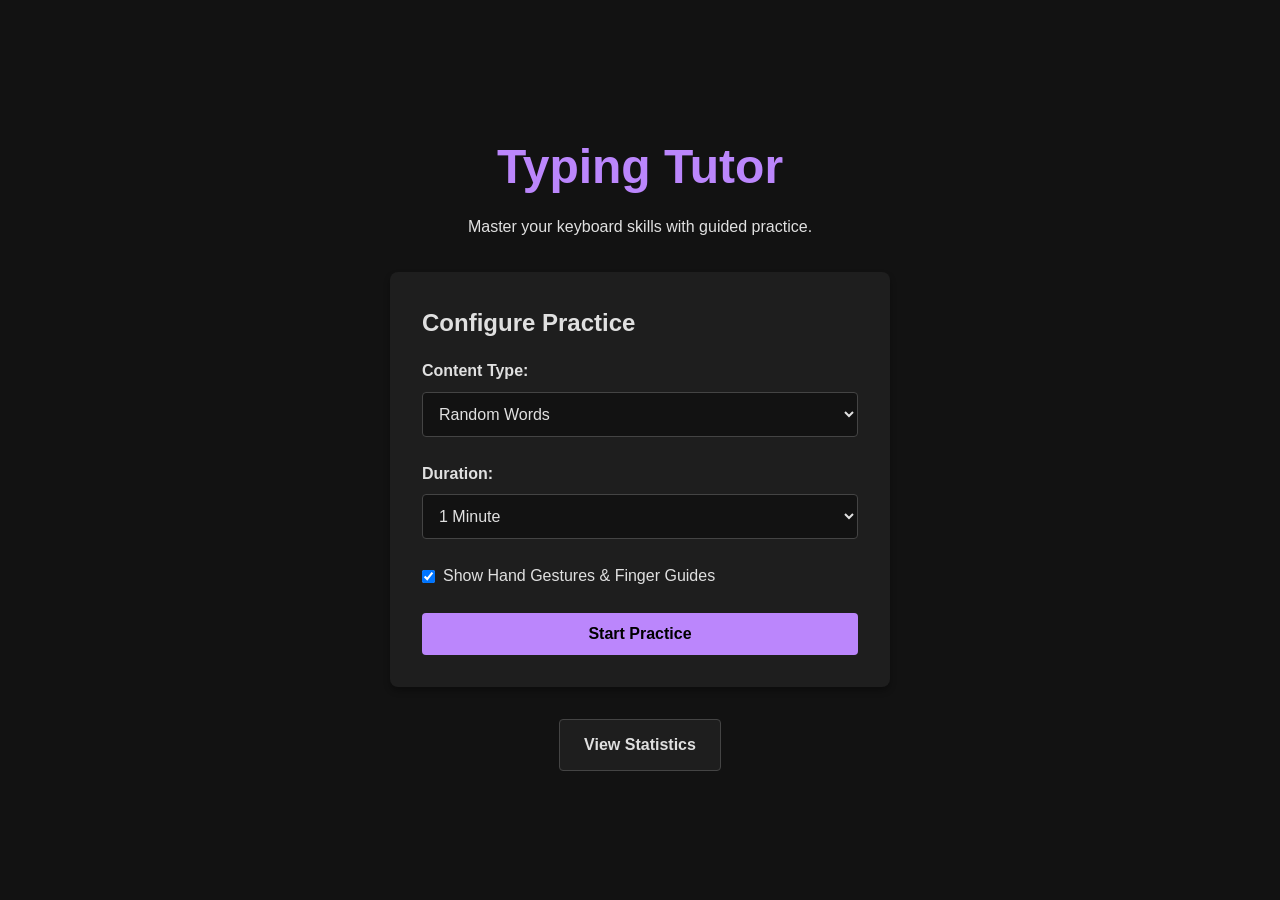
<file: index.html>
<!DOCTYPE html>
<html lang="en">
<head>
    <meta charset="UTF-8">
    <meta name="viewport" content="width=device-width, initial-scale=1.0">
    <title>Typing Tutor</title>
    <link rel="stylesheet" href="styles.css">
</head>
<body>
    <div class="container">
        <h1>Typing Tutor</h1>
        <p>Master your keyboard skills with guided practice.</p>

        <div class="menu-card">
            <h2>Configure Practice</h2>
            <form id="setup-form" action="practice.html" method="get">
                <div class="form-group">
                    <label for="mode">Content Type:</label>
                    <select id="mode" name="mode" required>
                        <option value="words">Random Words</option>
                        <option value="sentences">Sentences</option>
                        <option value="code">Programming Code</option>
                    </select>
                </div>

                <div class="form-group">
                    <label for="duration">Duration:</label>
                    <select id="duration" name="duration" required>
                        <option value="60">1 Minute</option>
                        <option value="180">3 Minutes</option>
                        <option value="300">5 Minutes</option>
                    </select>
                </div>

                <div class="form-group">
                    <label class="checkbox-label">
                        <input type="checkbox" id="hands" name="hands" value="true" checked>
                        Show Hand Gestures & Finger Guides
                    </label>
                </div>

                <button type="submit" class="btn btn-primary">Start Practice</button>
            </form>
        </div>

        <div class="menu-links">
            <a href="stats.html" class="btn btn-secondary">View Statistics</a>
        </div>
    </div>
</body>
</html>
</file>
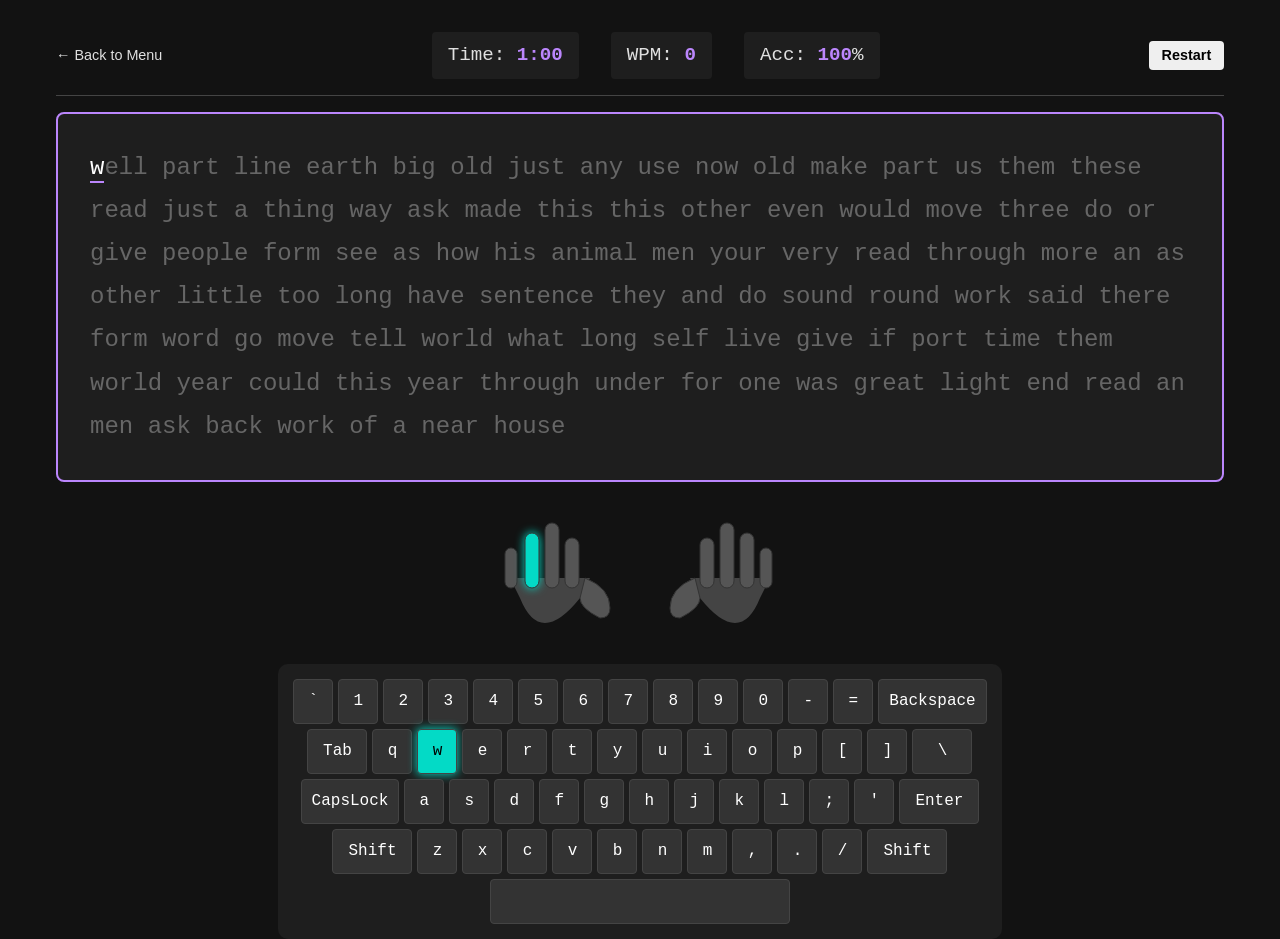
<file: practice.html>
<!DOCTYPE html>
<html lang="en">
<head>
    <meta charset="UTF-8">
    <meta name="viewport" content="width=device-width, initial-scale=1.0">
    <title>Practice - Typing Tutor</title>
    <link rel="stylesheet" href="styles.css">
</head>
<body class="practice-body">
    <div class="practice-container">
        <header class="practice-header">
            <a href="index.html" class="btn-back">← Back to Menu</a>
            <div class="live-stats">
                <div class="stat-box">Time: <span id="time">0:00</span></div>
                <div class="stat-box">WPM: <span id="wpm">0</span></div>
                <div class="stat-box">Acc: <span id="accuracy">100</span>%</div>
            </div>
            <button id="restart-btn" class="btn btn-small">Restart</button>
        </header>

        <main class="typing-area">
            <div id="text-display" class="text-display" tabindex="0">
                Click here to start typing...
            </div>
        </main>

        <div id="visual-aids" class="visual-aids">
            <!-- SVG Hands will go here -->
            <div id="hands-container" class="hands-container"></div>

            <!-- Virtual Keyboard -->
            <div id="keyboard" class="keyboard"></div>
        </div>

        <!-- Results Modal -->
        <div id="results-modal" class="modal hidden">
            <div class="modal-content">
                <h2>Practice Complete!</h2>
                <div class="final-stats">
                    <p>WPM: <span id="final-wpm"></span></p>
                    <p>Accuracy: <span id="final-accuracy"></span>%</p>
                    <p>Characters (Correct/Incorrect/Extra/Missed): <span id="final-chars"></span></p>
                </div>
                <div class="modal-actions">
                    <button id="modal-restart" class="btn btn-primary">Try Again</button>
                    <a href="index.html" class="btn btn-secondary">Home</a>
                    <a href="stats.html" class="btn btn-secondary">View Stats</a>
                </div>
            </div>
        </div>
    </div>

    <script src="app.js"></script>
</body>
</html>
</file>
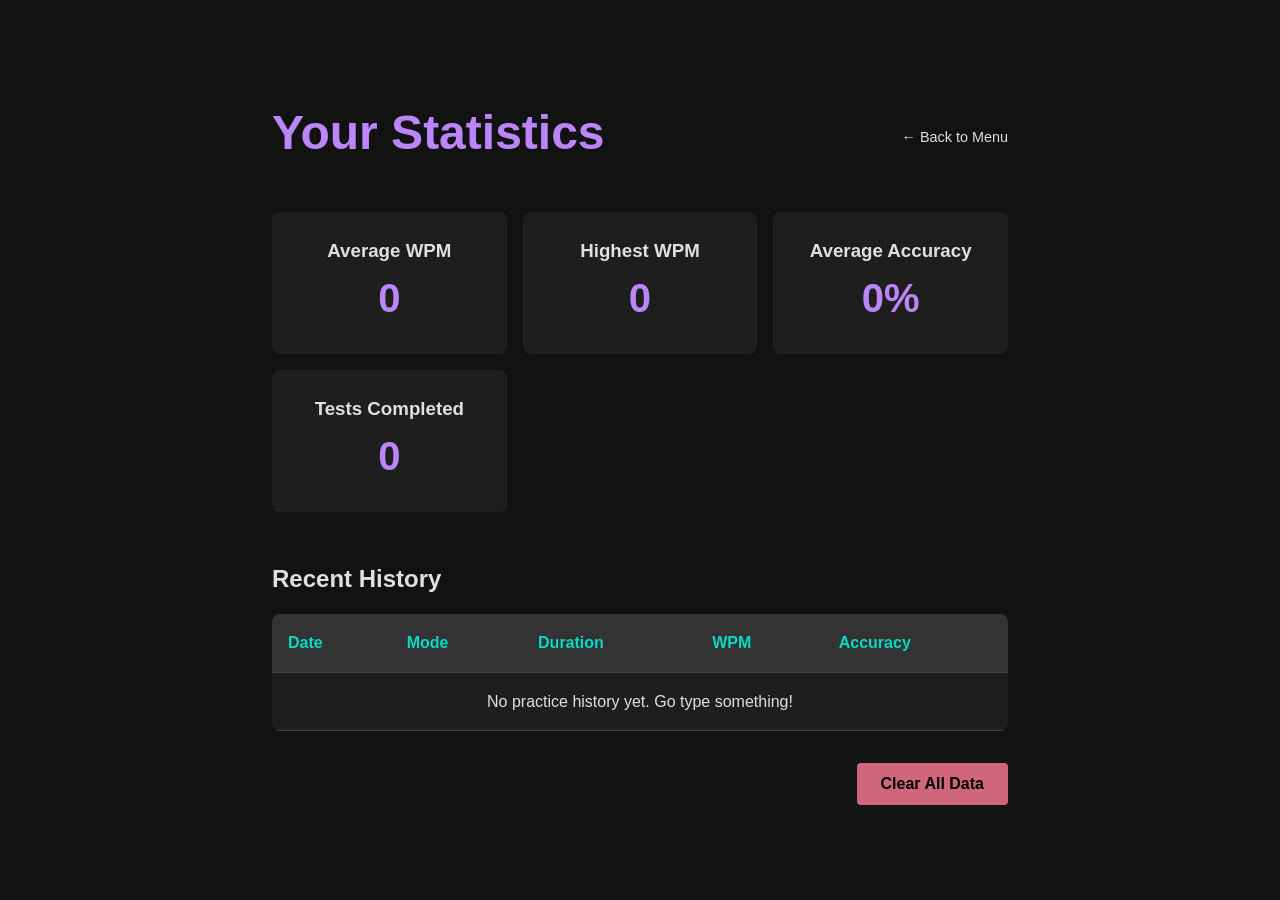
<file: stats.html>
<!DOCTYPE html>
<html lang="en">
<head>
    <meta charset="UTF-8">
    <meta name="viewport" content="width=device-width, initial-scale=1.0">
    <title>Statistics - Typing Tutor</title>
    <link rel="stylesheet" href="styles.css">
</head>
<body>
    <div class="container">
        <header class="stats-header">
            <h1>Your Statistics</h1>
            <a href="index.html" class="btn-back">← Back to Menu</a>
        </header>

        <div class="stats-summary">
            <div class="summary-card">
                <h3>Average WPM</h3>
                <p id="avg-wpm">0</p>
            </div>
            <div class="summary-card">
                <h3>Highest WPM</h3>
                <p id="highest-wpm">0</p>
            </div>
            <div class="summary-card">
                <h3>Average Accuracy</h3>
                <p id="avg-acc">0%</p>
            </div>
            <div class="summary-card">
                <h3>Tests Completed</h3>
                <p id="total-tests">0</p>
            </div>
        </div>

        <div class="stats-history">
            <h2>Recent History</h2>
            <div class="table-container">
                <table id="history-table">
                    <thead>
                        <tr>
                            <th>Date</th>
                            <th>Mode</th>
                            <th>Duration</th>
                            <th>WPM</th>
                            <th>Accuracy</th>
                        </tr>
                    </thead>
                    <tbody id="history-body">
                        <!-- Populated by JS -->
                    </tbody>
                </table>
            </div>
        </div>

        <div class="stats-actions">
            <button id="clear-stats-btn" class="btn btn-danger">Clear All Data</button>
        </div>
    </div>
    <script src="stats.js"></script>
</body>
</html>
</file>
<file: styles.css>
:root {
    --bg-color: #121212;
    --text-color: #e0e0e0;
    --primary-color: #bb86fc;
    --secondary-color: #03dac6;
    --error-color: #cf6679;
    --surface-color: #1e1e1e;
    --surface-color-hover: #2c2c2c;

    --typed-correct: #a5d6a7;
    --typed-incorrect: #ef9a9a;
    --typed-current: #ffffff;

    --key-bg: #333333;
    --key-border: #444444;
    --key-text: #ffffff;
    --key-active: #bb86fc;
    --key-target: #03dac6;
}

* {
    box-sizing: border-box;
    margin: 0;
    padding: 0;
}

body {
    font-family: 'Segoe UI', Tahoma, Geneva, Verdana, sans-serif;
    background-color: var(--bg-color);
    color: var(--text-color);
    line-height: 1.6;
}

.container {
    max-width: 800px;
    margin: 0 auto;
    padding: 2rem;
    display: flex;
    flex-direction: column;
    align-items: center;
    justify-content: center;
    min-height: 100vh;
}

h1 {
    font-size: 3rem;
    margin-bottom: 0.5rem;
    color: var(--primary-color);
}

h2 {
    margin-bottom: 1rem;
}

p {
    margin-bottom: 2rem;
}

/* Menu Styles */
.menu-card {
    background-color: var(--surface-color);
    padding: 2rem;
    border-radius: 8px;
    width: 100%;
    max-width: 500px;
    box-shadow: 0 4px 6px rgba(0, 0, 0, 0.3);
    margin-bottom: 2rem;
}

.form-group {
    margin-bottom: 1.5rem;
}

label {
    display: block;
    margin-bottom: 0.5rem;
    font-weight: bold;
}

.checkbox-label {
    display: flex;
    align-items: center;
    gap: 0.5rem;
    font-weight: normal;
    cursor: pointer;
}

select {
    width: 100%;
    padding: 0.75rem;
    border-radius: 4px;
    border: 1px solid var(--key-border);
    background-color: var(--bg-color);
    color: var(--text-color);
    font-size: 1rem;
}

select:focus {
    outline: none;
    border-color: var(--primary-color);
}

/* Button Styles */
.btn {
    display: inline-block;
    padding: 0.75rem 1.5rem;
    border: none;
    border-radius: 4px;
    font-size: 1rem;
    font-weight: bold;
    cursor: pointer;
    text-decoration: none;
    text-align: center;
    transition: background-color 0.2s, transform 0.1s;
}

.btn:active {
    transform: translateY(2px);
}

.btn-primary {
    background-color: var(--primary-color);
    color: #000;
    width: 100%;
}

.btn-primary:hover {
    background-color: #d0a8ff;
}

.btn-secondary {
    background-color: var(--surface-color);
    color: var(--text-color);
    border: 1px solid var(--key-border);
}

.btn-secondary:hover {
    background-color: var(--surface-color-hover);
}

.btn-danger {
    background-color: var(--error-color);
    color: #000;
}

.btn-danger:hover {
    background-color: #e57373;
}

.btn-small {
    padding: 0.4rem 0.8rem;
    font-size: 0.9rem;
}

.btn-back {
    color: var(--text-color);
    text-decoration: none;
    font-size: 0.9rem;
}

.btn-back:hover {
    text-decoration: underline;
}

/* Practice Area Styles */
.practice-body {
    display: flex;
    flex-direction: column;
    min-height: 100vh;
}

.practice-container {
    max-width: 1200px;
    margin: 0 auto;
    padding: 1rem;
    width: 100%;
    display: flex;
    flex-direction: column;
    height: 100vh;
}

.practice-header {
    display: flex;
    justify-content: space-between;
    align-items: center;
    padding: 1rem 0;
    border-bottom: 1px solid var(--key-border);
    margin-bottom: 1rem;
}

.live-stats {
    display: flex;
    gap: 2rem;
    font-size: 1.2rem;
    font-family: monospace;
}

.stat-box {
    background-color: var(--surface-color);
    padding: 0.5rem 1rem;
    border-radius: 4px;
}

.stat-box span {
    color: var(--primary-color);
    font-weight: bold;
}

.typing-area {
    flex-grow: 1;
    display: flex;
    flex-direction: column;
    margin-bottom: 1rem;
}

.text-display {
    font-size: 1.5rem;
    font-family: 'Consolas', 'Courier New', Courier, monospace;
    line-height: 1.8;
    padding: 2rem;
    background-color: var(--surface-color);
    border-radius: 8px;
    flex-grow: 1;
    overflow-y: auto;
    white-space: pre-wrap;
    outline: none;
    border: 2px solid transparent;
}

.text-display:focus {
    border-color: var(--primary-color);
}

/* Character states */
.char {
    color: #666;
    border-bottom: 2px solid transparent;
}

.char.correct {
    color: var(--typed-correct);
}

.char.incorrect {
    color: var(--typed-incorrect);
    background-color: rgba(207, 102, 121, 0.2);
    border-radius: 2px;
}

.char.current {
    color: var(--typed-current);
    border-bottom: 2px solid var(--primary-color);
    animation: blink 1s infinite;
}

@keyframes blink {
    0%, 100% { border-bottom-color: var(--primary-color); }
    50% { border-bottom-color: transparent; }
}

/* Visual Aids (Keyboard and Hands) */
.visual-aids {
    display: flex;
    flex-direction: column;
    align-items: center;
    gap: 1rem;
    margin-bottom: 1rem;
}

.hands-container {
    width: 100%;
    max-width: 600px;
    height: 150px;
    display: flex;
    justify-content: center;
}

/* SVG Hand styling */
.hand-svg {
    width: 100%;
    height: 100%;
}
.finger {
    fill: #555;
    stroke: #333;
    stroke-width: 1;
    transition: fill 0.2s;
}

.finger.target {
    fill: var(--key-target);
    filter: drop-shadow(0 0 5px var(--key-target));
}

.finger.active {
    fill: var(--key-active);
}

/* Keyboard styling */
.keyboard {
    display: flex;
    flex-direction: column;
    gap: 5px;
    background-color: var(--surface-color);
    padding: 15px;
    border-radius: 10px;
    width: fit-content;
    margin: 0 auto;
}

.key-row {
    display: flex;
    gap: 5px;
    justify-content: center;
}

.key {
    background-color: var(--key-bg);
    border: 1px solid var(--key-border);
    color: var(--key-text);
    border-radius: 4px;
    padding: 10px;
    min-width: 40px;
    height: 45px;
    display: flex;
    align-items: center;
    justify-content: center;
    font-family: monospace;
    font-size: 1rem;
    transition: background-color 0.1s, transform 0.1s;
    user-select: none;
}

.key-wide { min-width: 60px; }
.key-wider { min-width: 80px; }
.key-widest { min-width: 100px; }
.key-space { min-width: 300px; }

.key.target {
    background-color: var(--key-target);
    color: #000;
    box-shadow: 0 0 10px var(--key-target);
}

.key.active {
    background-color: var(--key-active);
    color: #000;
    transform: translateY(2px);
}

/* Modal Styles */
.modal {
    position: fixed;
    top: 0;
    left: 0;
    width: 100%;
    height: 100%;
    background-color: rgba(0, 0, 0, 0.8);
    display: flex;
    justify-content: center;
    align-items: center;
    z-index: 1000;
}

.modal.hidden {
    display: none;
}

.modal-content {
    background-color: var(--surface-color);
    padding: 3rem;
    border-radius: 8px;
    text-align: center;
    max-width: 500px;
    width: 90%;
}

.final-stats {
    margin: 2rem 0;
    font-size: 1.2rem;
    text-align: left;
    background: #222;
    padding: 1.5rem;
    border-radius: 8px;
}

.final-stats span {
    font-weight: bold;
    color: var(--primary-color);
}

.modal-actions {
    display: flex;
    gap: 1rem;
    justify-content: center;
}

/* Stats Page */
.stats-header {
    display: flex;
    justify-content: space-between;
    align-items: center;
    width: 100%;
    margin-bottom: 2rem;
}

.stats-summary {
    display: grid;
    grid-template-columns: repeat(auto-fit, minmax(180px, 1fr));
    gap: 1rem;
    width: 100%;
    margin-bottom: 3rem;
}

.summary-card {
    background-color: var(--surface-color);
    padding: 1.5rem;
    border-radius: 8px;
    text-align: center;
}

.summary-card p {
    font-size: 2.5rem;
    font-weight: bold;
    color: var(--primary-color);
    margin: 0;
}

.stats-history {
    width: 100%;
    margin-bottom: 2rem;
}

.table-container {
    overflow-x: auto;
    background-color: var(--surface-color);
    border-radius: 8px;
}

table {
    width: 100%;
    border-collapse: collapse;
}

th, td {
    padding: 1rem;
    text-align: left;
    border-bottom: 1px solid var(--key-border);
}

th {
    background-color: var(--key-bg);
    color: var(--secondary-color);
}

tr:hover td {
    background-color: var(--surface-color-hover);
}

.stats-actions {
    width: 100%;
    text-align: right;
}
</file>
